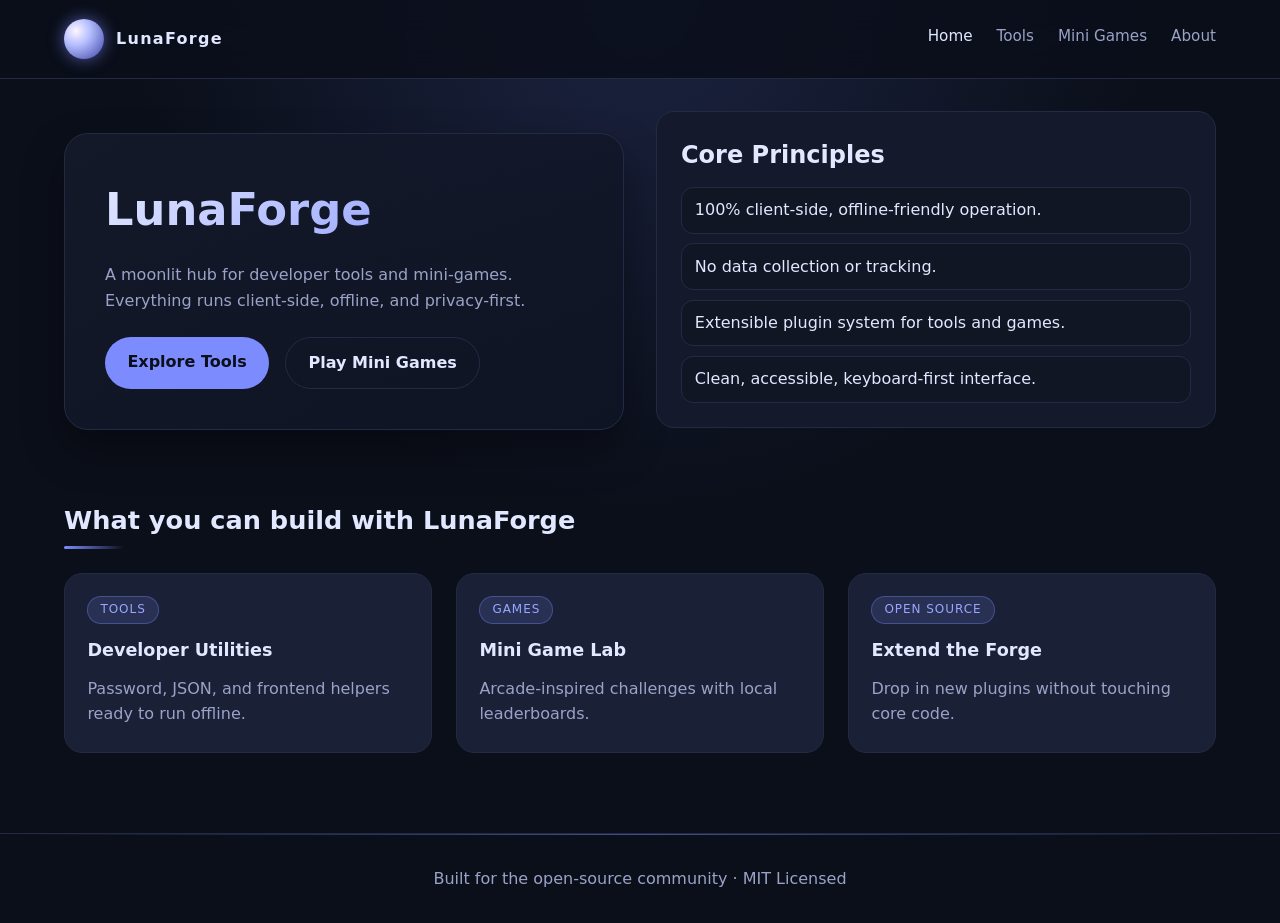
<file: index.html>
<!DOCTYPE html>
<html lang="en">
  <head>
    <meta charset="UTF-8" />
    <meta name="viewport" content="width=device-width, initial-scale=1.0" />
    <title>LunaForge</title>
    <link rel="stylesheet" href="/css/style.css" />
  </head>
  <body>
    <a class="skip-link" href="#main" style="position:absolute; left:-999px;">Skip to content</a>
    <header>
      <nav class="navbar" aria-label="Primary">
        <div class="brand">
          <span class="logo" aria-hidden="true"></span>
          <span>LunaForge</span>
        </div>
        <div class="nav-links">
          <a href="/index.html">Home</a>
          <a href="/tools/index.html">Tools</a>
          <a href="/games/index.html">Mini Games</a>
          <a href="/about.html">About</a>
        </div>
      </nav>
    </header>

    <main id="main">
      <section class="hero">
        <div class="hero-card">
          <h1>LunaForge</h1>
          <p>A moonlit hub for developer tools and mini-games. Everything runs client-side, offline, and privacy-first.</p>
          <div class="hero-actions">
            <a class="button" href="/tools/index.html">Explore Tools</a>
            <a class="button secondary" href="/games/index.html">Play Mini Games</a>
          </div>
        </div>
        <div class="panel">
          <h2>Core Principles</h2>
          <ul class="list">
            <li>100% client-side, offline-friendly operation.</li>
            <li>No data collection or tracking.</li>
            <li>Extensible plugin system for tools and games.</li>
            <li>Clean, accessible, keyboard-first interface.</li>
          </ul>
        </div>
      </section>

      <section class="reveal" style="margin-top:3rem;">
        <h2 class="section-title">What you can build with LunaForge</h2>
        <div class="card-grid">
          <div class="card">
            <span class="badge">Tools</span>
            <h3>Developer Utilities</h3>
            <p>Password, JSON, and frontend helpers ready to run offline.</p>
          </div>
          <div class="card">
            <span class="badge">Games</span>
            <h3>Mini Game Lab</h3>
            <p>Arcade-inspired challenges with local leaderboards.</p>
          </div>
          <div class="card">
            <span class="badge">Open Source</span>
            <h3>Extend the Forge</h3>
            <p>Drop in new plugins without touching core code.</p>
          </div>
        </div>
      </section>
    </main>

    <footer class="footer">
      <p>Built for the open-source community · MIT Licensed</p>
    </footer>
    <script type="module" src="/js/main.js"></script>
  </body>
</html>
</file>
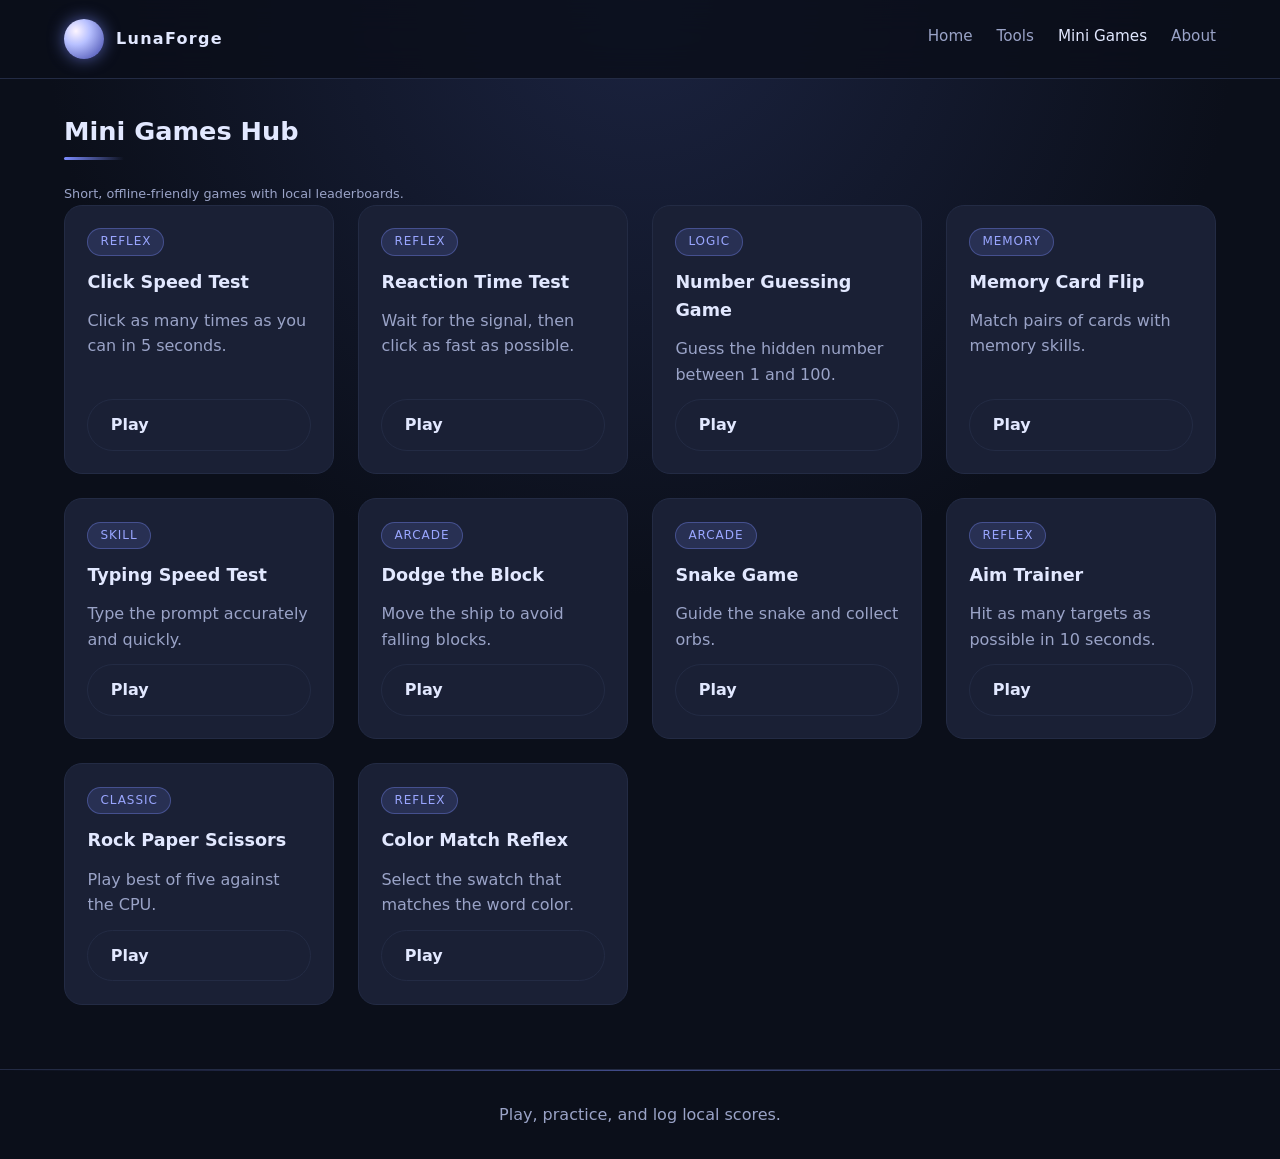
<file: games/index.html>
<!DOCTYPE html>
<html lang="en">
  <head>
    <meta charset="UTF-8" />
    <meta name="viewport" content="width=device-width, initial-scale=1.0" />
    <title>LunaForge Mini Games</title>
    <link rel="stylesheet" href="/css/style.css" />
  </head>
  <body>
    <a class="skip-link" href="#main" style="position:absolute; left:-999px;">Skip to content</a>
    <header>
      <nav class="navbar" aria-label="Primary">
        <div class="brand">
          <span class="logo" aria-hidden="true"></span>
          <span>LunaForge</span>
        </div>
        <div class="nav-links">
          <a href="/index.html">Home</a>
          <a href="/tools/index.html">Tools</a>
          <a href="/games/index.html">Mini Games</a>
          <a href="/about.html">About</a>
        </div>
      </nav>
    </header>

    <main id="main">
      <h1 class="section-title reveal">Mini Games Hub</h1>
      <p class="helper-text reveal">Short, offline-friendly games with local leaderboards.</p>
      <div id="games-container" class="card-grid reveal"></div>
    </main>

    <footer class="footer">
      <p>Play, practice, and log local scores.</p>
    </footer>
    <script type="module" src="/js/main.js"></script>
    <script type="module" src="/games/index.js"></script>
  </body>
</html>
</file>
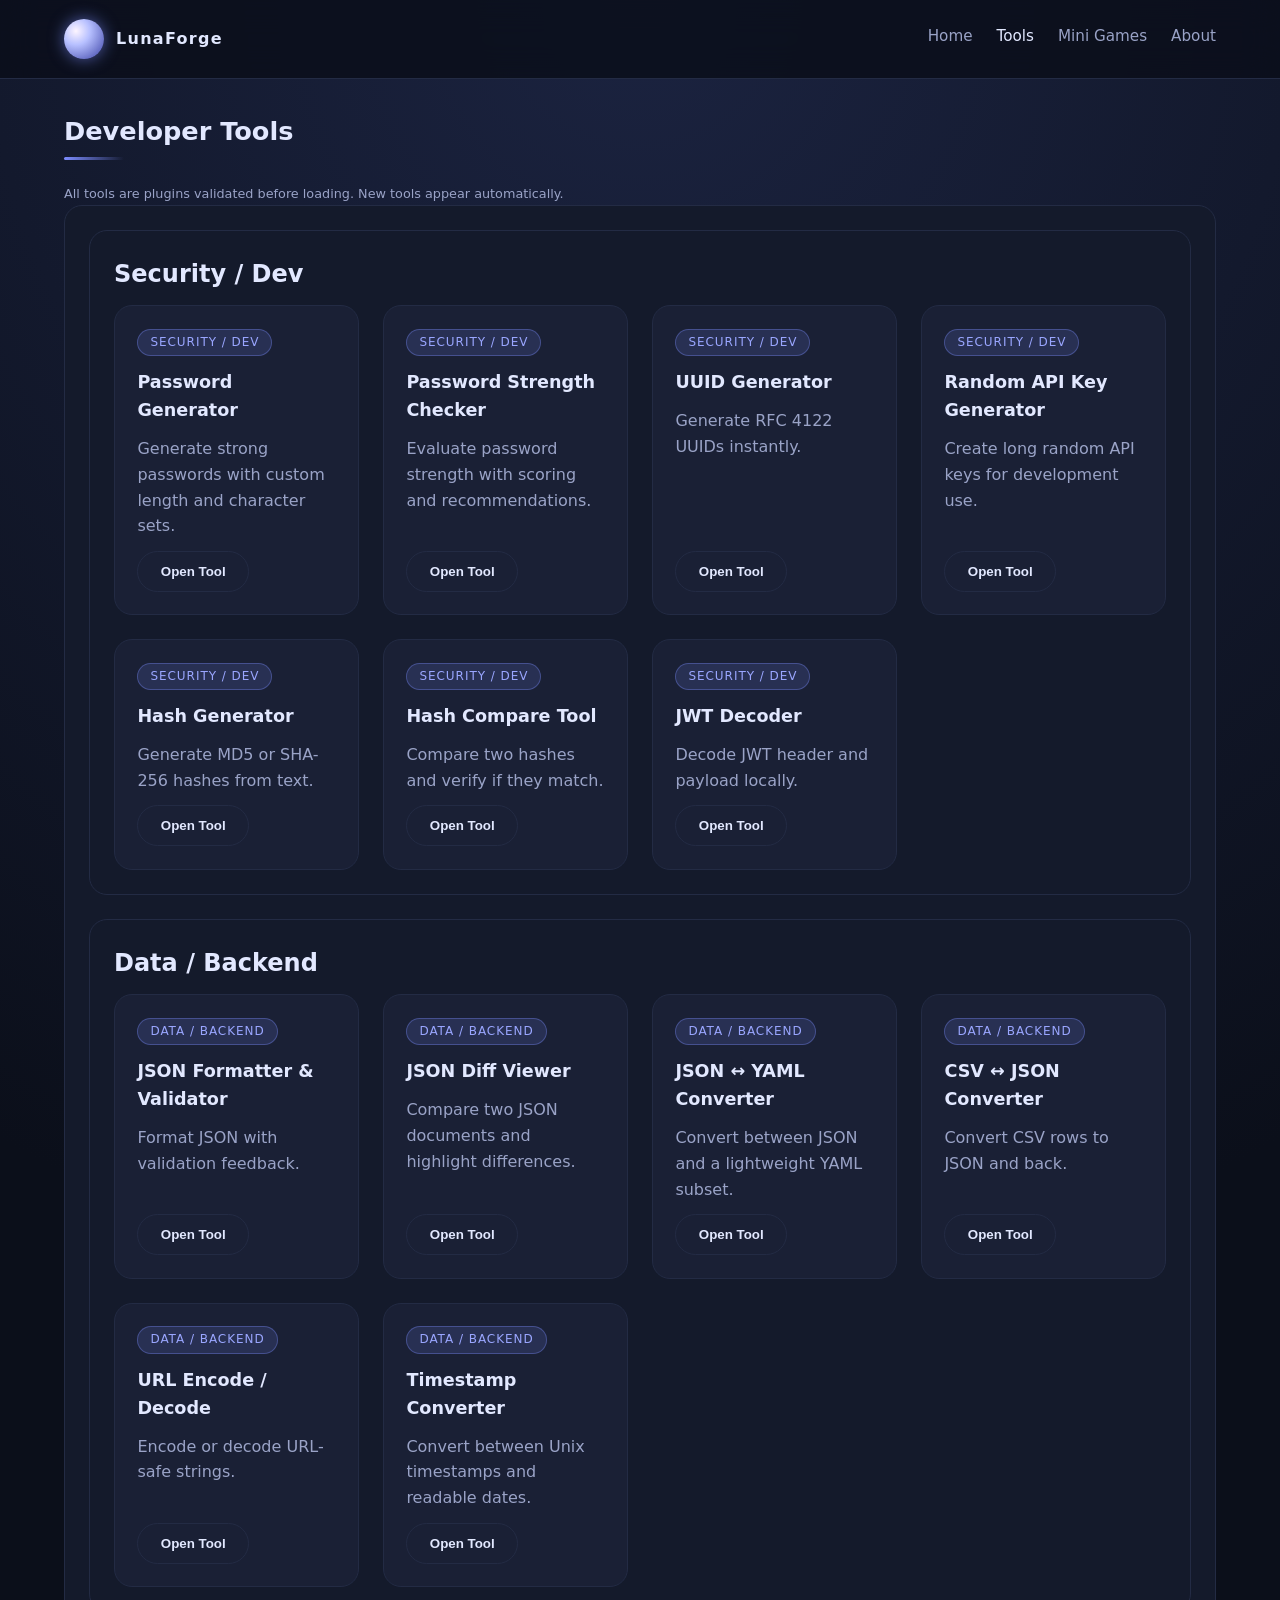
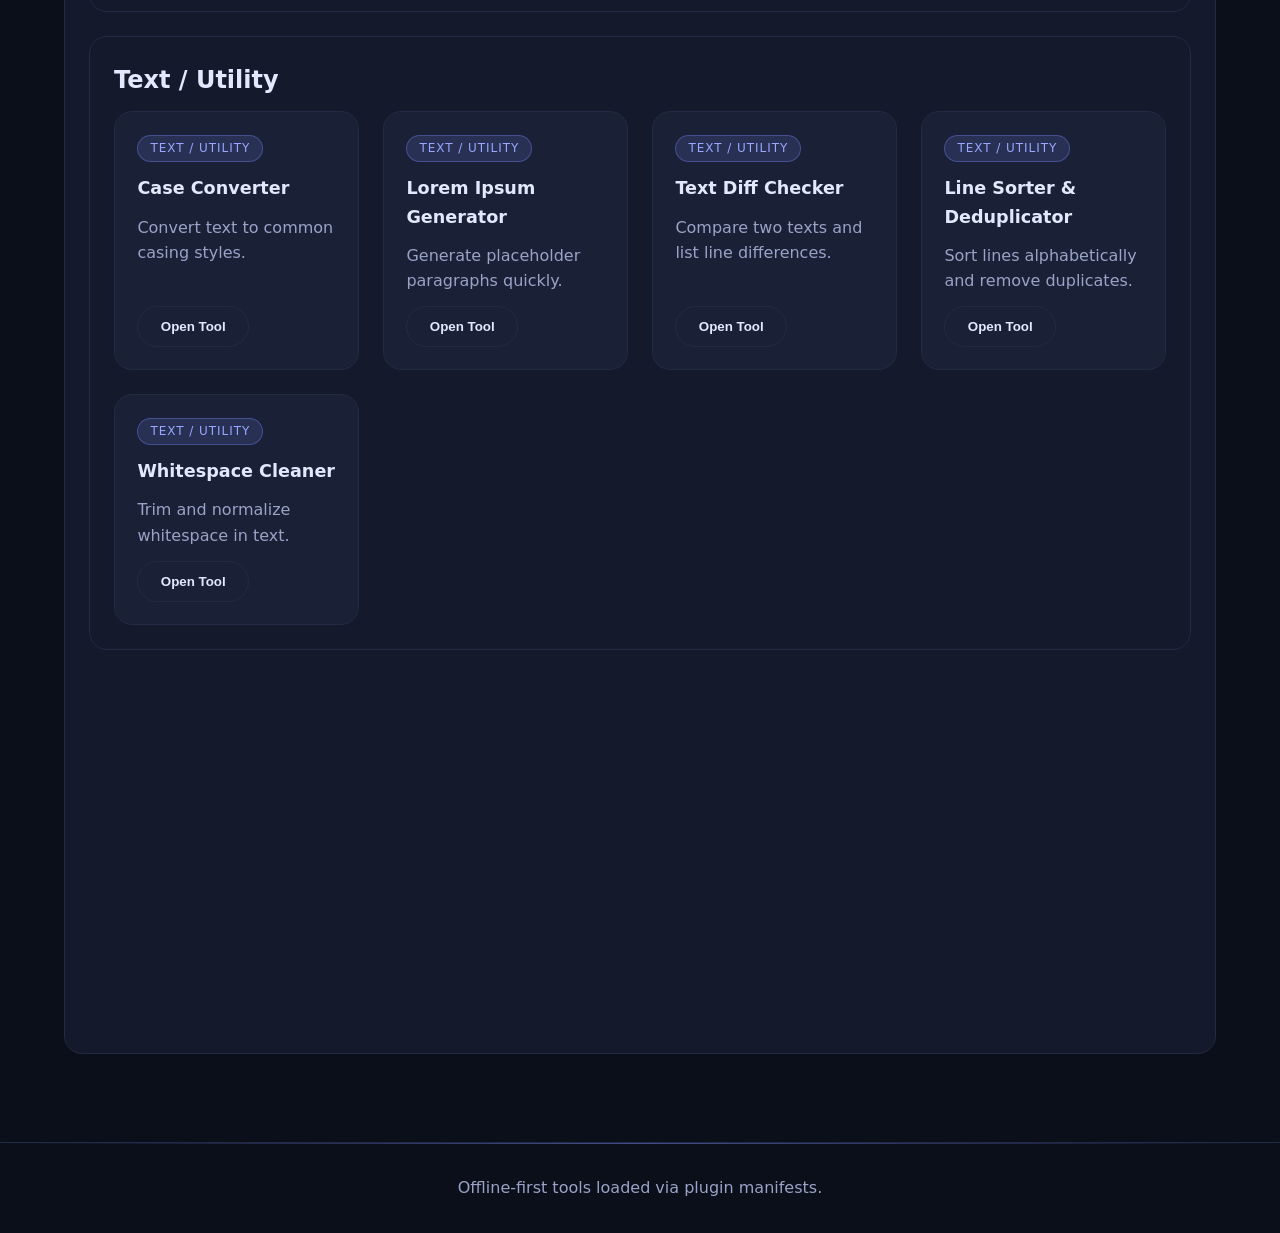
<file: tools/index.html>
<!DOCTYPE html>
<html lang="en">
  <head>
    <meta charset="UTF-8" />
    <meta name="viewport" content="width=device-width, initial-scale=1.0" />
    <title>LunaForge Tools</title>
    <link rel="stylesheet" href="/css/style.css" />
  </head>
  <body>
    <a class="skip-link" href="#main" style="position:absolute; left:-999px;">Skip to content</a>
    <header>
      <nav class="navbar" aria-label="Primary">
        <div class="brand">
          <span class="logo" aria-hidden="true"></span>
          <span>LunaForge</span>
        </div>
        <div class="nav-links">
          <a href="/index.html">Home</a>
          <a href="/tools/index.html">Tools</a>
          <a href="/games/index.html">Mini Games</a>
          <a href="/about.html">About</a>
        </div>
      </nav>
    </header>

    <main id="main">
      <h1 class="section-title reveal">Developer Tools</h1>
      <p class="helper-text reveal">All tools are plugins validated before loading. New tools appear automatically.</p>
      <div id="tool-container" class="panel reveal"></div>

      <dialog id="tool-modal" aria-labelledby="tool-modal-title">
        <div class="tool-modal-inner">
          <div class="tool-modal-header">
            <h2 id="tool-modal-title"></h2>
            <button class="button secondary" id="tool-modal-close">Close</button>
          </div>
          <div id="tool-modal-content"></div>
        </div>
      </dialog>
    </main>

    <footer class="footer">
      <p>Offline-first tools loaded via plugin manifests.</p>
    </footer>
    <script type="module" src="/js/main.js"></script>
    <script type="module" src="/tools/tools.js"></script>
  </body>
</html>
</file>
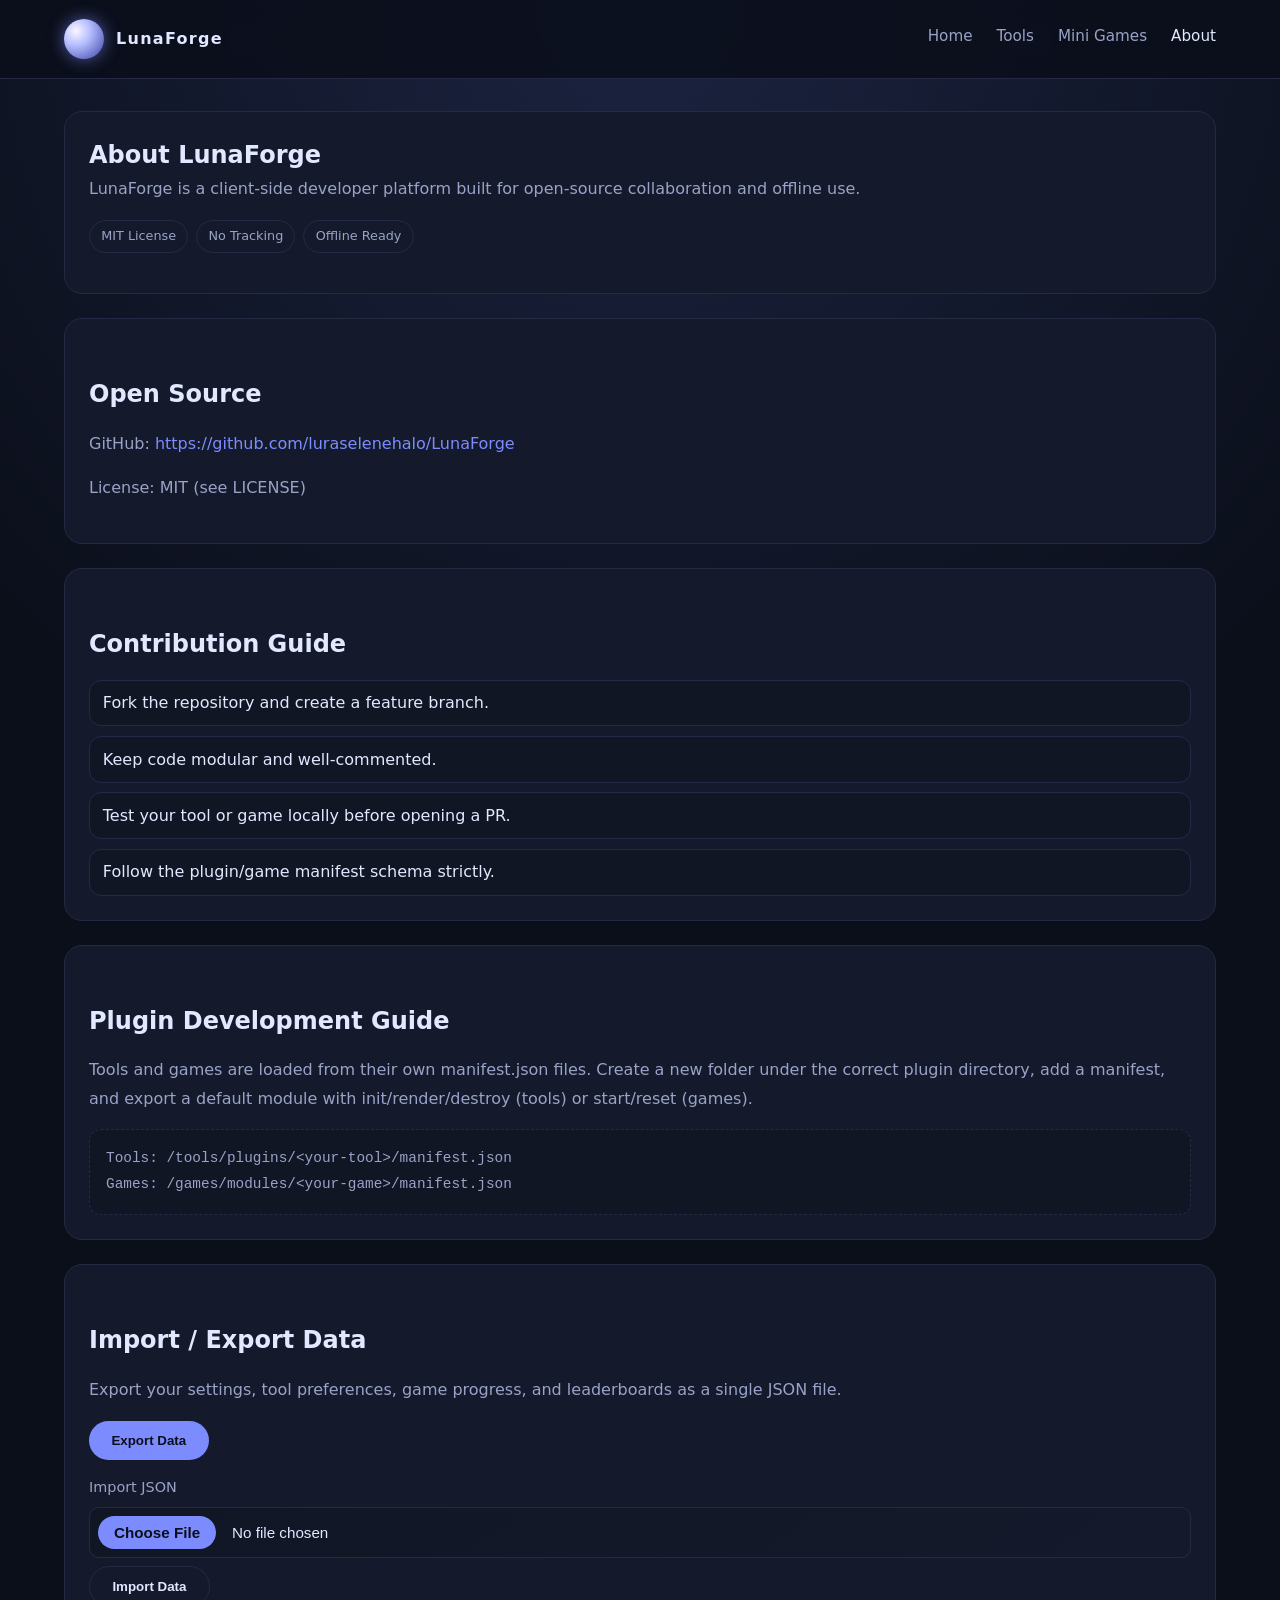
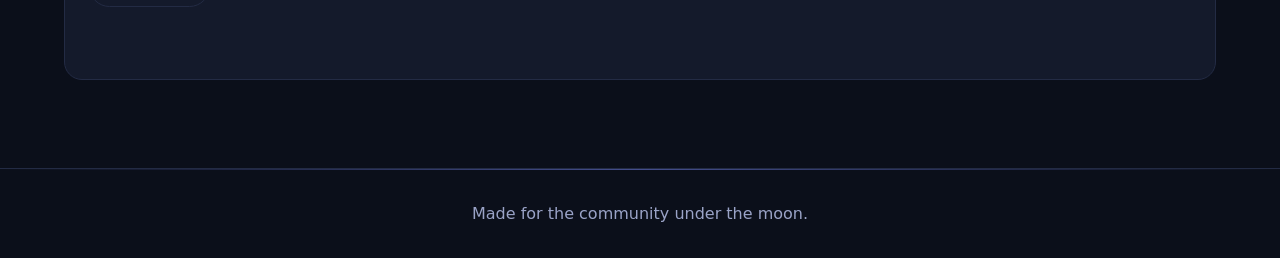
<file: about.html>
<!DOCTYPE html>
<html lang="en">
  <head>
    <meta charset="UTF-8" />
    <meta name="viewport" content="width=device-width, initial-scale=1.0" />
    <title>About LunaForge</title>
    <link rel="stylesheet" href="/css/style.css" />
  </head>
  <body>
    <a class="skip-link" href="#main" style="position:absolute; left:-999px;">Skip to content</a>
    <header>
      <nav class="navbar" aria-label="Primary">
        <div class="brand">
          <span class="logo" aria-hidden="true"></span>
          <span>LunaForge</span>
        </div>
        <div class="nav-links">
          <a href="/index.html">Home</a>
          <a href="/tools/index.html">Tools</a>
          <a href="/games/index.html">Mini Games</a>
          <a href="/about.html">About</a>
        </div>
      </nav>
    </header>

    <main id="main">
      <div class="about-content">
        <section class="panel reveal">
          <h1>About LunaForge</h1>
          <p>LunaForge is a client-side developer platform built for open-source collaboration and offline use.</p>
          <div class="tag-group">
            <span class="tag">MIT License</span>
            <span class="tag">No Tracking</span>
            <span class="tag">Offline Ready</span>
          </div>
        </section>

        <section class="panel reveal">
          <h2>Open Source</h2>
          <p>GitHub: <a href="https://github.com/luraselenehalo/LunaForge">https://github.com/luraselenehalo/LunaForge</a></p>
          <p>License: MIT (see LICENSE)</p>
        </section>

        <section class="panel reveal">
          <h2>Contribution Guide</h2>
          <ul class="list">
            <li>Fork the repository and create a feature branch.</li>
            <li>Keep code modular and well-commented.</li>
            <li>Test your tool or game locally before opening a PR.</li>
            <li>Follow the plugin/game manifest schema strictly.</li>
          </ul>
        </section>

        <section class="panel reveal">
          <h2>Plugin Development Guide</h2>
          <p>Tools and games are loaded from their own manifest.json files. Create a new folder under the correct plugin directory, add a manifest, and export a default module with init/render/destroy (tools) or start/reset (games).</p>
          <pre class="notice">Tools: /tools/plugins/&lt;your-tool&gt;/manifest.json
Games: /games/modules/&lt;your-game&gt;/manifest.json</pre>
        </section>

        <section class="panel reveal">
          <h2>Import / Export Data</h2>
          <p>Export your settings, tool preferences, game progress, and leaderboards as a single JSON file.</p>
          <div class="form-group">
            <button class="button" id="export-data">Export Data</button>
          </div>
          <div class="form-group">
            <label for="import-file">Import JSON</label>
            <input type="file" id="import-file" accept="application/json" />
            <button class="button secondary" id="import-data">Import Data</button>
          </div>
          <p id="import-status" class="helper-text" aria-live="polite"></p>
        </section>
      </div>
    </main>

    <footer class="footer">
      <p>Made for the community under the moon.</p>
    </footer>
    <script type="module" src="/js/main.js"></script>
    <script type="module" src="/js/data-management.js"></script>
  </body>
</html>
</file>
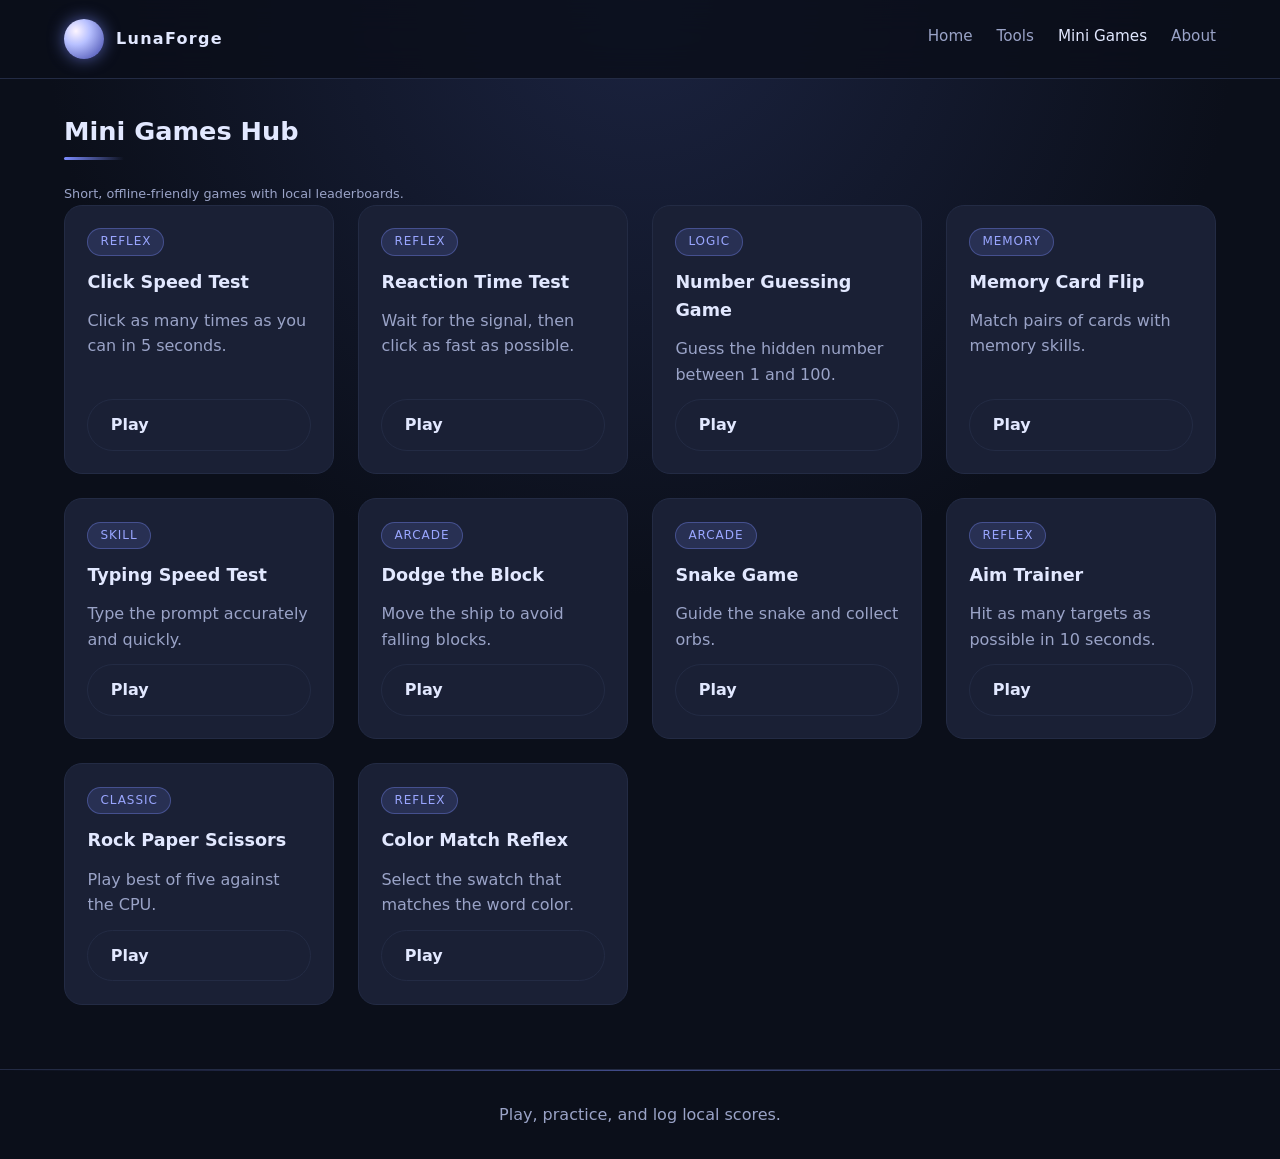
<file: games/play.html>
<!DOCTYPE html>
<html lang="en">
  <head>
    <meta charset="UTF-8" />
    <meta name="viewport" content="width=device-width, initial-scale=1.0" />
    <title>LunaForge Game</title>
    <link rel="stylesheet" href="/css/style.css" />
  </head>
  <body>
    <a class="skip-link" href="#main" style="position:absolute; left:-999px;">Skip to content</a>
    <header>
      <nav class="navbar" aria-label="Primary">
        <div class="brand">
          <span class="logo" aria-hidden="true"></span>
          <span>LunaForge</span>
        </div>
        <div class="nav-links">
          <a href="/index.html">Home</a>
          <a href="/tools/index.html">Tools</a>
          <a href="/games/index.html">Mini Games</a>
          <a href="/about.html">About</a>
        </div>
      </nav>
    </header>

    <main id="main">
      <div class="panel reveal">
        <h1 id="game-title">Loading...</h1>
        <p id="game-description" class="helper-text"></p>
      </div>
      <div class="game-shell reveal">
        <div class="game-board" id="game-board" tabindex="0"></div>
        <aside class="game-sidebar">
          <div class="panel">
            <h2 style="text-align: center;">Score</h2>
            <p id="game-score">0</p>
            <p id="game-message" class="helper-text" style="text-align: center;"></p>
            <div style="display:flex; gap:0.5rem; justify-content: center;">
              <button class="button" id="game-restart">Restart</button>
              <button class="button secondary" id="game-back">Back</button>
            </div>
          </div>
          <div class="panel">
            <h2>Leaderboard</h2>
            <ul class="list" id="leaderboard-list"></ul>
            <button class="button secondary" id="leaderboard-clear">Clear Leaderboard</button>
          </div>
          <div id="game-errors"></div>
        </aside>
      </div>
    </main>

    <footer class="footer">
      <p>Scores are stored locally only.</p>
    </footer>
    <script type="module" src="/js/main.js"></script>
    <script type="module" src="/games/play.js"></script>
  </body>
</html>
</file>
<file: css/style.css>
:root {
  color-scheme: dark;
  --bg: #0b0f1a;
  --panel: #141a2b;
  --panel-alt: #111625;
  --card: #1a2035;
  --text: #e2e8ff;
  --muted: #9aa3c7;
  --accent: #7c8cff;
  --accent-strong: #9aa6ff;
  --success: #2dd4bf;
  --danger: #f97316;
  --warning: #facc15;
  --border: #232b44;
  --focus: #f0f5ff;
  font-family: "Inter", "Segoe UI", system-ui, sans-serif;
}

* {
  box-sizing: border-box;
  margin: 0;
  padding: 0;
}

body {
  background: radial-gradient(circle at top, #1b2340 0%, var(--bg) 45%);
  color: var(--text);
  min-height: 100vh;
  line-height: 1.6;
}

.skip-link:focus {
  left: 1rem;
  top: 1rem;
  background: var(--accent);
  color: #0b0f1a;
  padding: 0.5rem 1rem;
  border-radius: 999px;
  z-index: 20;
}

a {
  color: var(--accent);
  text-decoration: none;
}

a:hover {
  color: var(--accent-strong);
}

header {
  background: rgba(11, 15, 26, 0.85);
  backdrop-filter: blur(16px);
  border-bottom: 1px solid var(--border);
  position: sticky;
  top: 0;
  z-index: 10;
}

.navbar {
  display: flex;
  align-items: center;
  justify-content: space-between;
  padding: 1.2rem 5vw;
}

.brand {
  display: flex;
  align-items: center;
  gap: 0.75rem;
  font-weight: 600;
  letter-spacing: 0.08em;
}

.brand .logo {
  width: 40px;
  height: 40px;
  border-radius: 50%;
  background: radial-gradient(circle at 30% 30%, #fdf5ff 0%, #b7c0ff 35%, #3940a5 100%);
  box-shadow: 0 0 16px rgba(124, 140, 255, 0.6);
}

.nav-links {
  display: flex;
  gap: 1.5rem;
  font-size: 0.95rem;
}

.nav-links a {
  color: var(--muted);
  font-weight: 500;
  position: relative;
  padding-bottom: 0.4rem;
}

.nav-links a[aria-current="page"] {
  color: var(--text);
}

.nav-links a[aria-current="page"]::after {
  content: "";
  position: absolute;
  left: 0;
  right: 0;
  bottom: 0;
  height: 2px;
  background: var(--accent);
  border-radius: 4px;
}

main {
  padding: 3rem 5vw 4rem;
}

.hero {
  display: grid;
  gap: 2rem;
  grid-template-columns: repeat(auto-fit, minmax(260px, 1fr));
  align-items: center;
}

.hero-card {
  background: linear-gradient(145deg, rgba(20, 26, 43, 0.9), rgba(15, 20, 36, 0.9));
  border: 1px solid var(--border);
  border-radius: 24px;
  padding: 2.5rem;
  box-shadow: 0 20px 40px rgba(0, 0, 0, 0.35);
}

.hero-card h1 {
  font-size: clamp(2.4rem, 3.5vw, 3.5rem);
  margin-bottom: 1rem;
  background: linear-gradient(135deg, var(--text) 0%, var(--accent) 50%, var(--accent-strong) 100%);
  -webkit-background-clip: text;
  -webkit-text-fill-color: transparent;
  background-clip: text;
  animation: shimmer 3s ease-in-out infinite;
  background-size: 200% auto;
}

.hero-card p {
  color: var(--muted);
  margin-bottom: 1.5rem;
}

.hero-actions {
  display: flex;
  flex-wrap: wrap;
  gap: 1rem;
}

.button {
  background: var(--accent);
  color: #0b0f1a;
  border: none;
  padding: 0.75rem 1.4rem;
  border-radius: 999px;
  font-weight: 600;
  cursor: pointer;
  transition: transform 0.2s ease, box-shadow 0.2s ease, background 0.2s ease;
}

.button.secondary {
  background: transparent;
  color: var(--text);
  border: 1px solid var(--border);
}

.button:hover,
.button:focus-visible {
  transform: translateY(-2px);
  box-shadow: 0 8px 18px rgba(124, 140, 255, 0.35);
}

.section-title {
  margin-bottom: 1.5rem;
  font-size: 1.6rem;
}

.card-grid {
  display: grid;
  grid-template-columns: repeat(auto-fit, minmax(240px, 1fr));
  gap: 1.5rem;
}

.card {
  background: var(--card);
  border: 1px solid var(--border);
  border-radius: 18px;
  padding: 1.4rem;
  min-height: 180px;
  display: flex;
  flex-direction: column;
  gap: 0.75rem;
  transition: transform 0.2s ease, box-shadow 0.2s ease, border 0.2s ease;
}

.card:hover,
.card:focus-within {
  transform: translateY(-4px);
  border-color: rgba(124, 140, 255, 0.6);
  box-shadow: 0 18px 30px rgba(0, 0, 0, 0.4);
}

.card h3 {
  font-size: 1.1rem;
}

.card p {
  color: var(--muted);
  flex: 1;
}

.card button,
.card .button-link {
  align-self: flex-start;
}

.badge {
  background: rgba(124, 140, 255, 0.15);
  color: var(--accent-strong);
  border: 1px solid rgba(124, 140, 255, 0.35);
  border-radius: 999px;
  padding: 0.2rem 0.75rem;
  font-size: 0.75rem;
  text-transform: uppercase;
  letter-spacing: 0.08em;
  width: fit-content;
}

.panel {
  background: var(--panel);
  border: 1px solid var(--border);
  border-radius: 18px;
  padding: 1.5rem;
  margin-bottom: 1.5rem;
}

.panel h2 {
  margin-bottom: 0.75rem;
}

.panel p {
  color: var(--muted);
}

.form-group {
  display: flex;
  flex-direction: column;
  gap: 0.4rem;
  margin-bottom: 1rem;
}

label {
  font-size: 0.9rem;
  color: var(--muted);
}

input,
textarea,
select {
  background: var(--panel-alt);
  border: 1px solid var(--border);
  border-radius: 10px;
  padding: 0.65rem 0.8rem;
  color: var(--text);
  font-size: 0.95rem;
}

textarea {
  min-height: 120px;
  resize: vertical;
}

input:focus-visible,
textarea:focus-visible,
select:focus-visible,
button:focus-visible,
a:focus-visible {
  outline: 2px solid var(--focus);
  outline-offset: 3px;
}

.helper-text {
  font-size: 0.8rem;
  color: var(--muted);
}

.list {
  list-style: none;
  display: grid;
  gap: 0.6rem;
}

.list li {
  background: var(--panel-alt);
  padding: 0.6rem 0.8rem;
  border-radius: 12px;
  border: 1px solid var(--border);
}

.footer {
  border-top: 1px solid var(--border);
  padding: 2rem 5vw;
  color: var(--muted);
  text-align: center;
}

.notice {
  padding: 0.75rem 1rem;
  border-radius: 12px;
  border: 1px dashed var(--border);
  color: var(--muted);
  background: rgba(17, 22, 37, 0.6);
  margin-top: 0.75rem;
}

.tag-group {
  display: flex;
  flex-wrap: wrap;
  gap: 0.5rem;
  margin-bottom: 1rem;
}

.tag {
  padding: 0.35rem 0.7rem;
  border-radius: 999px;
  border: 1px solid var(--border);
  font-size: 0.8rem;
  color: var(--muted);
}

.game-shell {
  display: grid;
  gap: 1.5rem;
  grid-template-columns: 1fr 320px;
}

.game-board {
  background: #0d1222;
  border: 1px solid var(--border);
  border-radius: 18px;
  min-height: 360px;
  padding: 1.5rem;
}

.game-sidebar {
  display: flex;
  flex-direction: column;
  gap: 1rem;
}

dialog {
  background: transparent;
  border: none;
  padding: 0;
}

dialog::backdrop {
  background: rgba(5, 8, 16, 0.7);
}

@media (max-width: 900px) {
  .navbar {
    flex-direction: column;
    gap: 1rem;
  }

  .nav-links {
    flex-wrap: wrap;
    justify-content: center;
  }

  .game-shell {
    grid-template-columns: 1fr;
  }
}

/* ============================================
   ANIMATIONS & ENHANCED UI
   ============================================ */

/* Keyframe Animations */
@keyframes fadeInUp {
  from {
    opacity: 0;
    transform: translateY(30px);
  }
  to {
    opacity: 1;
    transform: translateY(0);
  }
}

@keyframes fadeIn {
  from {
    opacity: 0;
  }
  to {
    opacity: 1;
  }
}

@keyframes scaleIn {
  from {
    opacity: 0;
    transform: scale(0.9);
  }
  to {
    opacity: 1;
    transform: scale(1);
  }
}

@keyframes slideInFromLeft {
  from {
    opacity: 0;
    transform: translateX(-30px);
  }
  to {
    opacity: 1;
    transform: translateX(0);
  }
}

@keyframes slideInFromRight {
  from {
    opacity: 0;
    transform: translateX(30px);
  }
  to {
    opacity: 1;
    transform: translateX(0);
  }
}

@keyframes float {
  0%, 100% {
    transform: translateY(0);
  }
  50% {
    transform: translateY(-8px);
  }
}

@keyframes pulse {
  0%, 100% {
    box-shadow: 0 0 16px rgba(124, 140, 255, 0.6);
  }
  50% {
    box-shadow: 0 0 28px rgba(124, 140, 255, 0.9);
  }
}

@keyframes shimmer {
  0% {
    background-position: -200% 0;
  }
  100% {
    background-position: 200% 0;
  }
}

@keyframes spin {
  from {
    transform: rotate(0deg);
  }
  to {
    transform: rotate(360deg);
  }
}

@keyframes bounce {
  0%, 100% {
    transform: translateY(0);
  }
  50% {
    transform: translateY(-5px);
  }
}

/* Smooth scrolling */
html {
  scroll-behavior: smooth;
}

/* Page load animations */
main {
  animation: fadeIn 0.6s ease-out;
}

.hero-card {
  animation: fadeInUp 0.8s ease-out;
}

.hero-card + .panel {
  animation: fadeInUp 0.8s ease-out 0.2s backwards;
}

/* Staggered card animations */
.card-grid .card {
  opacity: 0;
  animation: fadeInUp 0.5s ease-out forwards;
}

.card-grid .card:nth-child(1) { animation-delay: 0.1s; }
.card-grid .card:nth-child(2) { animation-delay: 0.2s; }
.card-grid .card:nth-child(3) { animation-delay: 0.3s; }
.card-grid .card:nth-child(4) { animation-delay: 0.4s; }
.card-grid .card:nth-child(5) { animation-delay: 0.5s; }
.card-grid .card:nth-child(6) { animation-delay: 0.6s; }

/* Enhanced Logo Animation */
.brand .logo {
  animation: float 3s ease-in-out infinite, pulse 2s ease-in-out infinite;
  transition: transform 0.3s ease;
}

.brand:hover .logo {
  transform: scale(1.1);
}

/* Enhanced Navigation */
.nav-links a {
  position: relative;
  transition: color 0.3s ease, transform 0.2s ease;
}

.nav-links a::before {
  content: '';
  position: absolute;
  bottom: 0;
  left: 50%;
  width: 0;
  height: 2px;
  background: var(--accent);
  border-radius: 4px;
  transition: width 0.3s ease, left 0.3s ease;
}

.nav-links a:hover::before {
  width: 100%;
  left: 0;
}

.nav-links a:hover {
  color: var(--text);
  transform: translateY(-2px);
}

/* Enhanced Buttons */
.button {
  position: relative;
  overflow: hidden;
  transition: all 0.3s cubic-bezier(0.4, 0, 0.2, 1);
}

.button::before {
  content: '';
  position: absolute;
  top: 50%;
  left: 50%;
  width: 0;
  height: 0;
  border-radius: 50%;
  background: rgba(255, 255, 255, 0.2);
  transform: translate(-50%, -50%);
  transition: width 0.6s ease, height 0.6s ease;
}

.button:active::before {
  width: 300px;
  height: 300px;
}

.button:hover {
  transform: translateY(-3px) scale(1.02);
  box-shadow: 0 12px 24px rgba(124, 140, 255, 0.4);
}

.button.secondary:hover {
  background: rgba(124, 140, 255, 0.1);
  border-color: var(--accent);
}

.button:active {
  transform: translateY(-1px) scale(0.98);
}

/* Enhanced Cards */
.card {
  position: relative;
  overflow: hidden;
  transition: all 0.4s cubic-bezier(0.4, 0, 0.2, 1);
}

.card::before {
  content: '';
  position: absolute;
  top: 0;
  left: -100%;
  width: 100%;
  height: 100%;
  background: linear-gradient(
    90deg,
    transparent,
    rgba(124, 140, 255, 0.05),
    transparent
  );
  transition: left 0.5s ease;
}

.card:hover::before {
  left: 100%;
}

.card:hover {
  transform: translateY(-8px) scale(1.02);
  border-color: rgba(124, 140, 255, 0.8);
  box-shadow: 
    0 20px 40px rgba(0, 0, 0, 0.4),
    0 0 40px rgba(124, 140, 255, 0.1);
}

.card:hover .badge {
  background: rgba(124, 140, 255, 0.25);
  transform: scale(1.05);
}

.badge {
  transition: all 0.3s ease;
}

/* Enhanced Panels */
.panel {
  position: relative;
  transition: all 0.3s ease;
}

.panel:hover {
  border-color: rgba(124, 140, 255, 0.3);
  box-shadow: 0 8px 24px rgba(0, 0, 0, 0.2);
}

/* Input focus animations */
input,
textarea,
select {
  transition: all 0.3s ease;
  background: linear-gradient(145deg, var(--panel-alt), var(--panel));
}

input:hover,
textarea:hover,
select:hover {
  border-color: rgba(124, 140, 255, 0.4);
}

input:focus-visible,
textarea:focus-visible,
select:focus-visible {
  border-color: var(--accent);
  box-shadow: 0 0 0 3px rgba(124, 140, 255, 0.2);
  transform: translateY(-1px);
}

/* List item animations */
.list li {
  transition: all 0.3s ease;
  position: relative;
  overflow: hidden;
}

.list li::before {
  content: '';
  position: absolute;
  left: 0;
  top: 0;
  height: 100%;
  width: 3px;
  background: var(--accent);
  transform: scaleY(0);
  transition: transform 0.3s ease;
}

.list li:hover {
  transform: translateX(5px);
  border-color: rgba(124, 140, 255, 0.4);
  background: var(--panel);
}

.list li:hover::before {
  transform: scaleY(1);
}

/* Tool Modal - Fly-in from bottom right animation */
@keyframes flyInFromBottomRight {
  0% {
    opacity: 0;
    transform: translate(100vw, 100vh) scale(0.5);
  }
  100% {
    opacity: 1;
    transform: translate(0, 0) scale(1);
  }
}

@keyframes fadeOut {
  0% {
    opacity: 1;
  }
  100% {
    opacity: 0;
  }
}

#tool-modal {
  position: fixed;
  top: 50%;
  left: 50%;
  transform: translate(-50%, -50%);
  margin: 0;
  padding: 0;
  border: none;
  background: transparent;
  max-width: 90vw;
  max-height: 90vh;
  width: auto;
  height: auto;
  overflow: visible;
}

#tool-modal[open] {
  display: flex;
  align-items: center;
  justify-content: center;
}

#tool-modal[open]::backdrop {
  background: rgba(5, 8, 16, 0.85);
  backdrop-filter: blur(8px);
}

/* Inner container - starts from bottom right, flies to center */
.tool-modal-inner {
  background: var(--panel);
  border-radius: 18px;
  border: 1px solid var(--border);
  box-shadow: 0 25px 50px rgba(0, 0, 0, 0.5);
  width: 90vw;
  max-width: 700px;
  max-height: 85vh;
  overflow-y: auto;
  display: flex;
  flex-direction: column;
  opacity: 0;
}

#tool-modal[open] .tool-modal-inner {
  animation: flyInFromBottomRight 0.5s cubic-bezier(0.34, 1.56, 0.64, 1) forwards;
}

/* Modal header */
.tool-modal-header {
  display: flex;
  justify-content: space-between;
  align-items: center;
  padding: 1.5rem;
  border-bottom: 1px solid var(--border);
  background: var(--panel);
  position: sticky;
  top: 0;
  z-index: 10;
}

.tool-modal-header h2 {
  margin: 0;
  font-size: 1.5rem;
}

/* Modal content area */
#tool-modal-content {
  display: flex;
  flex-direction: column;
  align-items: center;
  justify-content: flex-start;
  padding: 1.5rem;
  width: 100%;
  box-sizing: border-box;
}

/* Form groups in modal */
#tool-modal-content .form-group {
  width: 100%;
  max-width: 500px;
  display: flex;
  flex-direction: column;
  align-items: stretch;
  margin-bottom: 1rem;
}

#tool-modal-content .form-group > label {
  text-align: left;
  margin-bottom: 0.5rem;
  font-weight: 500;
  display: block;
}

#tool-modal-content input,
#tool-modal-content textarea,
#tool-modal-content select {
  width: 100%;
  box-sizing: border-box;
  max-width: 100%;
}

#tool-modal-content textarea {
  min-height: 120px;
  resize: vertical;
  text-align: left;
  font-family: 'Fira Code', 'Consolas', monospace;
  font-size: 0.9rem;
}

#tool-modal-content input[type="color"] {
  height: 48px;
  cursor: pointer;
  padding: 4px;
}

#tool-modal-content input[type="number"] {
  text-align: center;
}

#tool-modal-content select {
  cursor: pointer;
}

#tool-modal-content .helper-text {
  margin-top: 0.25rem;
  font-size: 0.85rem;
}

#tool-modal-content button {
  align-self: center;
  margin: 1.5rem 0;
  min-width: 150px;
}

#tool-modal-content .form-group button {
  margin: 0;
}

#tool-modal-content button.secondary {
  margin-top: 0.5rem;
}

/* Checkbox container styling */
#tool-modal-content .checkbox-group {
  display: flex;
  flex-direction: column;
  align-items: flex-start;
  gap: 0.5rem;
  width: 100%;
  max-width: 500px;
  margin-bottom: 1rem;
}

#tool-modal-content .checkbox-group label {
  display: flex;
  flex-direction: row;
  align-items: center;
  gap: 0.5rem;
  cursor: pointer;
}

#tool-modal-content .checkbox-group input[type="checkbox"] {
  width: auto;
  margin: 0;
}

/* Inline form groups (for RGB inputs etc) */
#tool-modal-content .form-group-inline {
  display: flex;
  flex-direction: row;
  gap: 0.5rem;
  width: 100%;
  max-width: 500px;
}

#tool-modal-content .form-group-inline input {
  flex: 1;
}

/* Tool output display */
#tool-modal-content .output-display {
  background: var(--panel-alt);
  border: 1px solid var(--border);
  border-radius: 8px;
  padding: 1rem;
  margin-top: 1rem;
  font-family: 'Fira Code', 'Consolas', monospace;
  word-break: break-all;
  text-align: left;
  width: 100%;
  max-width: 500px;
}

/* Tool preview boxes (color swatches, gradient previews etc) */
#tool-modal-content .preview-box {
  width: 100%;
  max-width: 500px;
  height: 48px;
  border-radius: 8px;
  margin-top: 1rem;
  border: 1px solid var(--border);
}

/* Tool panels inside modal (JWT decoder etc) */
#tool-modal-content .panel {
  width: 100%;
  max-width: 500px;
  margin: 1rem 0;
  padding: 1rem;
}

#tool-modal-content .panel textarea {
  min-height: 100px;
}

/* Responsive adjustments */
@media (max-height: 700px) {
  .tool-modal-inner {
    max-height: 95vh;
    margin: 1rem;
  }
  
  #tool-modal-content {
    padding: 1rem;
  }
}

/* Section title animation */
.section-title {
  position: relative;
  display: inline-block;
}

.section-title::after {
  content: '';
  position: absolute;
  bottom: -5px;
  left: 0;
  width: 60px;
  height: 3px;
  background: linear-gradient(90deg, var(--accent), transparent);
  border-radius: 3px;
  animation: shimmer 2s infinite linear;
  background-size: 200% 100%;
}

/* Loading spinner */
.loading {
  display: inline-block;
  width: 20px;
  height: 20px;
  border: 2px solid var(--border);
  border-top-color: var(--accent);
  border-radius: 50%;
  animation: spin 0.8s linear infinite;
}

/* Game board enhancements */
.game-board {
  transition: all 0.3s ease;
  position: relative;
}

.game-board:focus-within {
  border-color: var(--accent);
  box-shadow: 0 0 0 3px rgba(124, 140, 255, 0.2);
}

/* Hero actions button stagger */
.hero-actions .button {
  animation: fadeInUp 0.5s ease-out backwards;
}

.hero-actions .button:nth-child(1) { animation-delay: 0.3s; }
.hero-actions .button:nth-child(2) { animation-delay: 0.4s; }

/* Tag animations */
.tag {
  transition: all 0.3s ease;
  cursor: pointer;
}

.tag:hover {
  background: rgba(124, 140, 255, 0.15);
  border-color: rgba(124, 140, 255, 0.5);
  transform: translateY(-2px);
}

/* Footer enhancements */
.footer {
  position: relative;
  overflow: hidden;
}

.footer::before {
  content: '';
  position: absolute;
  top: 0;
  left: 0;
  right: 0;
  height: 1px;
  background: linear-gradient(90deg, transparent, var(--accent), transparent);
  opacity: 0.5;
}

/* Scroll-triggered animations (using intersection observer classes) */
.reveal {
  opacity: 0;
  transform: translateY(30px);
  transition: all 0.6s ease-out;
}

.reveal.active {
  opacity: 1;
  transform: translateY(0);
}

.reveal-left {
  opacity: 0;
  transform: translateX(-30px);
  transition: all 0.6s ease-out;
}

.reveal-left.active {
  opacity: 1;
  transform: translateX(0);
}

.reveal-right {
  opacity: 0;
  transform: translateX(30px);
  transition: all 0.6s ease-out;
}

.reveal-right.active {
  opacity: 1;
  transform: translateX(0);
}

/* Skeleton loading animation */
.skeleton {
  background: linear-gradient(
    90deg,
    var(--panel-alt) 25%,
    var(--panel) 50%,
    var(--panel-alt) 75%
  );
  background-size: 200% 100%;
  animation: shimmer 1.5s infinite;
  border-radius: 8px;
}

/* Success/Danger/Warning states with animation */
.notice.success {
  border-color: rgba(45, 212, 191, 0.5);
  background: rgba(45, 212, 191, 0.1);
  animation: fadeInUp 0.4s ease-out;
}

.notice.danger {
  border-color: rgba(249, 115, 22, 0.5);
  background: rgba(249, 115, 22, 0.1);
  animation: shake 0.5s ease-out;
}

.notice.warning {
  border-color: rgba(250, 204, 21, 0.5);
  background: rgba(250, 204, 21, 0.1);
}

@keyframes shake {
  0%, 100% { transform: translateX(0); }
  10%, 30%, 50%, 70%, 90% { transform: translateX(-5px); }
  20%, 40%, 60%, 80% { transform: translateX(5px); }
}

/* Reduced motion support */
@media (prefers-reduced-motion: reduce) {
  *,
  *::before,
  *::after {
    animation-duration: 0.01ms !important;
    animation-iteration-count: 1 !important;
    transition-duration: 0.01ms !important;
  }
  
  html {
    scroll-behavior: auto;
  }
}

/* Scrollbar styling */
::-webkit-scrollbar {
  width: 10px;
  height: 10px;
}

::-webkit-scrollbar-track {
  background: var(--bg);
}

::-webkit-scrollbar-thumb {
  background: var(--border);
  border-radius: 5px;
  border: 2px solid var(--bg);
}

::-webkit-scrollbar-thumb:hover {
  background: var(--accent);
}

/* Selection color */
::selection {
  background: rgba(124, 140, 255, 0.3);
  color: var(--text);
}

/* Focus visible improvements */
:focus-visible {
  outline: 2px solid var(--accent);
  outline-offset: 3px;
}

/* Game shell responsive animation */
@media (max-width: 900px) {
  .game-shell {
    animation: fadeIn 0.5s ease-out;
  }
  
  .game-sidebar {
    animation: fadeInUp 0.5s ease-out 0.2s backwards;
  }
}

/* Game score styling */
#game-score {
  font-size: 3rem;
  font-weight: 700;
  color: var(--accent);
  text-align: center;
  margin: 0.5rem 0;
  text-shadow: 0 0 20px rgba(124, 140, 255, 0.3);
  transition: all 0.2s ease;
}

/* Enhanced game board */
.game-board {
  position: relative;
  overflow: hidden;
}

.game-board::before {
  content: '';
  position: absolute;
  top: -50%;
  left: -50%;
  width: 200%;
  height: 200%;
  background: radial-gradient(circle at center, rgba(124, 140, 255, 0.03) 0%, transparent 70%);
  animation: rotate 20s linear infinite;
  pointer-events: none;
}

@keyframes rotate {
  from { transform: rotate(0deg); }
  to { transform: rotate(360deg); }
}

/* Tool modal enhancements */
#tool-modal {
  max-width: 90vw;
  max-height: 90vh;
}

#tool-modal .panel {
  max-height: 85vh;
  overflow-y: auto;
}

/* Enhanced form inputs */
input[type="checkbox"],
input[type="radio"] {
  width: 1.2rem;
  height: 1.2rem;
  cursor: pointer;
  accent-color: var(--accent);
}

/* Custom checkbox styling */
input[type="checkbox"] {
  appearance: none;
  background: var(--panel-alt);
  border: 2px solid var(--border);
  border-radius: 4px;
  position: relative;
  transition: all 0.2s ease;
}

input[type="checkbox"]:checked {
  background: var(--accent);
  border-color: var(--accent);
}

input[type="checkbox"]:checked::after {
  content: '✓';
  position: absolute;
  top: 50%;
  left: 50%;
  transform: translate(-50%, -50%);
  color: #0b0f1a;
  font-size: 0.8rem;
  font-weight: bold;
}

/* Tool category badges */
.card .badge {
  transition: all 0.3s ease;
}

.card:hover .badge {
  background: rgba(124, 140, 255, 0.25);
  transform: scale(1.05);
}

/* Active game message */
#game-message {
  min-height: 1.5rem;
  transition: all 0.3s ease;
}

/* Leaderboard list enhancements */
#leaderboard-list li {
  transition: all 0.3s ease;
  animation: fadeInUp 0.4s ease-out backwards;
}

#leaderboard-list li:nth-child(1) { animation-delay: 0.1s; }
#leaderboard-list li:nth-child(2) { animation-delay: 0.2s; }
#leaderboard-list li:nth-child(3) { animation-delay: 0.3s; }
#leaderboard-list li:nth-child(4) { animation-delay: 0.4s; }
#leaderboard-list li:nth-child(5) { animation-delay: 0.5s; }

/* Button ripple effect on click */
.button {
  position: relative;
  overflow: hidden;
}

.button::after {
  content: '';
  position: absolute;
  top: 50%;
  left: 50%;
  width: 0;
  height: 0;
  border-radius: 50%;
  background: rgba(255, 255, 255, 0.3);
  transform: translate(-50%, -50%);
  transition: width 0.6s, height 0.6s;
}

.button:active::after {
  width: 300px;
  height: 300px;
}

/* Enhanced section titles */
.section-title {
  position: relative;
  display: inline-block;
  margin-bottom: 2rem;
}

.section-title::after {
  content: '';
  position: absolute;
  bottom: -8px;
  left: 0;
  width: 60px;
  height: 3px;
  background: linear-gradient(90deg, var(--accent), transparent);
  border-radius: 3px;
}

/* Helper text animation */
.helper-text {
  opacity: 0.8;
  transition: opacity 0.3s ease;
}

.card:hover .helper-text,
.panel:hover .helper-text {
  opacity: 1;
}

/* Card button alignment fix */
.card .button {
  margin-top: auto;
}

/* About page specific styles */
.about-content {
  animation: fadeInUp 0.6s ease-out;
}

.about-content h2 {
  margin-top: 2rem;
  margin-bottom: 1rem;
}

.about-content p {
  margin-bottom: 1rem;
  line-height: 1.8;
}

/* Responsive improvements */
@media (max-width: 600px) {
  .hero-card {
    padding: 1.5rem;
  }
  
  .card {
    padding: 1rem;
  }
  
  .panel {
    padding: 1rem;
  }
  
  #game-score {
    font-size: 2.5rem;
  }
}

/* File input styling */
input[type="file"] {
  padding: 0.5rem;
  cursor: pointer;
}

input[type="file"]::file-selector-button {
  background: var(--accent);
  color: #0b0f1a;
  border: none;
  padding: 0.5rem 1rem;
  border-radius: 999px;
  font-weight: 600;
  cursor: pointer;
  margin-right: 1rem;
  transition: all 0.3s ease;
}

input[type="file"]::file-selector-button:hover {
  transform: translateY(-2px);
  box-shadow: 0 4px 12px rgba(124, 140, 255, 0.4);
}

/* Code/pre blocks */
pre.notice {
  font-family: "Fira Code", "Consolas", monospace;
  font-size: 0.9rem;
  background: var(--panel-alt);
  padding: 1rem;
  border-radius: 12px;
  overflow-x: auto;
  line-height: 1.8;
}

/* Import/Export buttons container */
.form-group {
  display: flex;
  flex-direction: column;
  gap: 0.5rem;
}

.form-group .button {
  align-self: flex-start;
}

/* Status message positioning */
#import-status {
  margin-top: 0.5rem;
  padding: 0.5rem;
  border-radius: 8px;
  transition: all 0.3s ease;
}

/* Enhanced link styling */
a {
  position: relative;
  transition: all 0.3s ease;
}

a::after {
  content: '';
  position: absolute;
  bottom: -2px;
  left: 0;
  width: 0;
  height: 1px;
  background: var(--accent);
  transition: width 0.3s ease;
}

a:hover::after {
  width: 100%;
}

/* Prevent underline on buttons */
.button::after,
.card .button::after,
nav a::after {
  display: none;
}

/* Card link hover effect */
.card a {
  text-decoration: none;
}

/* Game sidebar score panel */
.game-sidebar .panel:first-child {
  background: linear-gradient(145deg, var(--panel), var(--panel-alt));
}

/* Main content padding adjustment */
main {
  padding-top: 2rem;
}

/* Hero section improvements */
.hero {
  margin-bottom: 2rem;
}

/* Section spacing */
section {
  margin-bottom: 1rem;
}

/* Ensure footer stays at bottom */
body {
  display: flex;
  flex-direction: column;
}

main {
  flex: 1;
}
</file>
